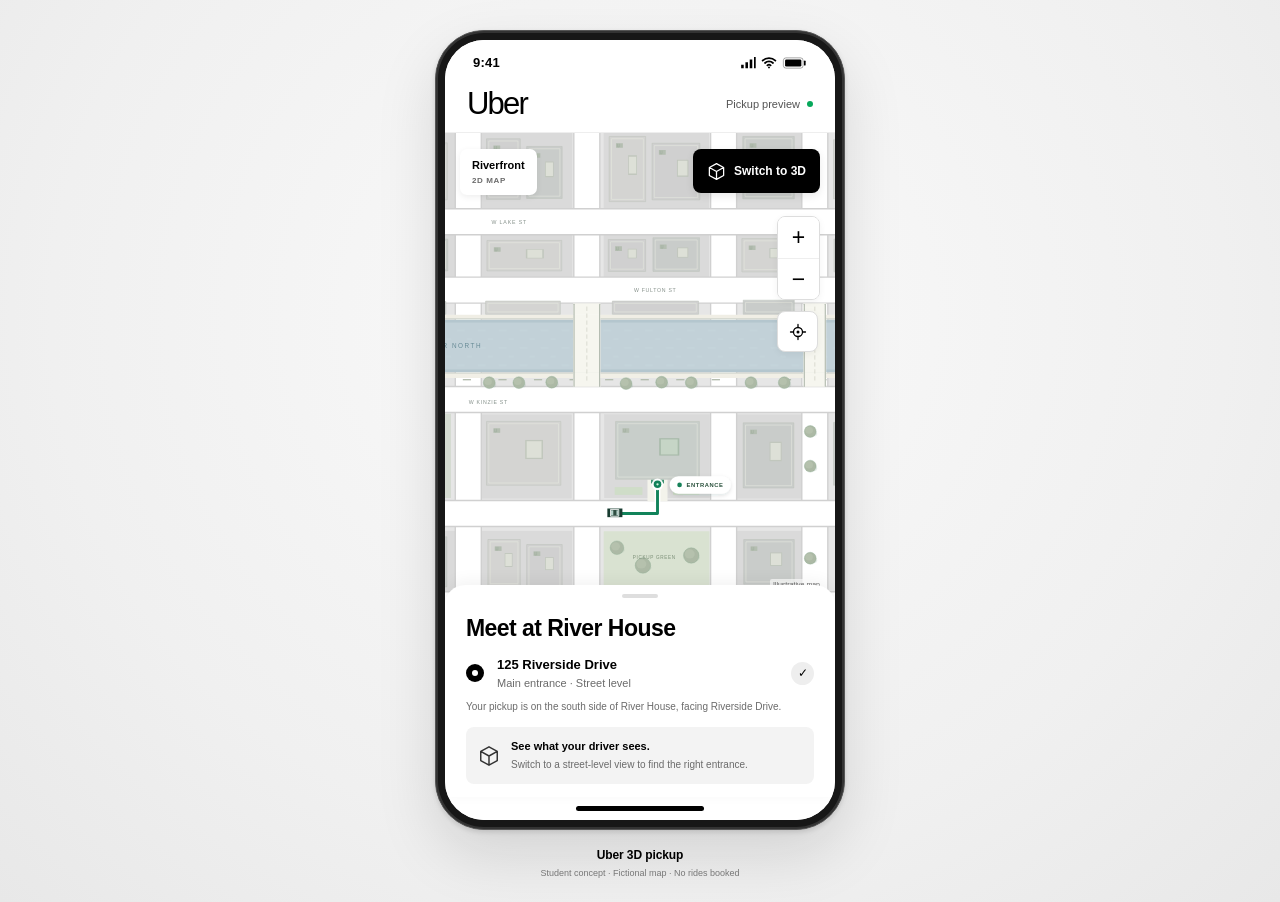
<file: index.html>
<!doctype html>
<html lang="en">
<head>
  <meta charset="utf-8">
  <meta name="viewport" content="width=device-width, initial-scale=1">
  <meta name="theme-color" content="#ffffff">
  <meta name="description" content="An Uber-inspired student prototype: switch from a flat pickup map to the driver's street-level view of the entrance.">
  <title>Uber · 3D pickup preview</title>
  <link rel="icon" href="data:image/svg+xml,%3Csvg xmlns='http://www.w3.org/2000/svg' viewBox='0 0 40 40'%3E%3Crect width='40' height='40' rx='10'/%3E%3Ctext x='20' y='28' text-anchor='middle' font-family='Arial' font-size='27' fill='white'%3EU%3C/text%3E%3C/svg%3E">
  <link rel="stylesheet" href="styles.css">
  <script src="map-engine.js" defer></script>
  <script src="app.js" defer></script>
</head>
<body>
<div class="device-stage">
  <div class="phone-frame">
    <div class="app-screen">
      <div class="status-bar" aria-hidden="true"><span>9:41</span><div class="status-icons"><svg viewBox="0 0 18 14"><path d="M1 13V9h3v4zm5 0V6h3v7zm5 0V3h3v10zm5 0V0h2v13z"/></svg><svg viewBox="0 0 20 14" fill="none"><path d="M2 4c4.4-4 11.6-4 16 0M5 7c2.7-2.6 7.3-2.6 10 0M8 10c1.2-1.2 2.8-1.2 4 0" stroke="currentColor" stroke-width="2.2" stroke-linecap="round"/><circle cx="10" cy="12.5" r="1.2" fill="currentColor"/></svg><svg viewBox="0 0 28 14" fill="none"><rect x="1" y="1" width="23" height="12" rx="3" stroke="currentColor" stroke-opacity=".4"/><rect x="3" y="3" width="19" height="8" rx="1.5" fill="currentColor"/><path d="M26 5v4" stroke="currentColor" stroke-width="2" stroke-linecap="round"/></svg></div></div>
      <header class="topbar"><span class="wordmark" aria-label="Uber">Uber</span><span class="pickup-header">Pickup preview <span class="header-dot"></span></span></header>
      <main class="app-shell">
        <section class="map-panel" aria-label="Interactive pickup map">
          <div class="map-canvas"><svg id="city-map" viewBox="0 0 1000 800" role="img" aria-label="Map of the Riverfront district"></svg></div>
          <div class="map-top"><div class="map-location"><span class="district-name">Riverfront</span><span class="map-mode" id="map-mode">2D MAP</span></div><button id="toggle-3d" class="mode-toggle" type="button" aria-pressed="false" aria-controls="city-map"><svg viewBox="0 0 24 24" fill="none" aria-hidden="true"><path d="m12 2 9 5v10l-9 5-9-5V7l9-5Zm0 10 9-5M12 12 3 7m9 5v10" stroke="currentColor" stroke-width="1.6" stroke-linejoin="round"/></svg><span id="toggle-label">Switch to 3D</span></button></div>
          <div class="map-controls" aria-label="Map controls"><div class="zoom-controls"><button id="zoom-in" class="map-control" type="button" aria-label="Zoom in">+</button><button id="zoom-out" class="map-control" type="button" aria-label="Zoom out">−</button></div><button id="reset-map" class="map-control reset-control" type="button" aria-label="Recenter map"><svg viewBox="0 0 24 24" fill="none" aria-hidden="true"><circle cx="12" cy="12" r="6" stroke="currentColor" stroke-width="1.7"/><circle cx="12" cy="12" r="2" fill="currentColor"/><path d="M12 2v3m0 14v3M2 12h3m14 0h3" stroke="currentColor" stroke-width="1.7" stroke-linecap="round"/></svg></button></div>
          <div class="map-announcement" role="status" aria-live="polite"><strong id="map-hint-heading">Find your pickup entrance</strong><span id="map-hint-copy">Tap Switch to 3D to see the entrance from the car.</span></div>
          <span class="map-credit">Illustrative map</span>
        </section>
        <section class="pickup-panel" aria-label="Pickup details">
          <div class="sheet-handle" aria-hidden="true"></div>
          <h1>Meet at River House</h1>
          <div class="pickup-address"><span class="pickup-pin" aria-hidden="true"><span></span></span><div><strong>125 Riverside Drive</strong><span>Main entrance · Street level</span></div><span class="selected-check" aria-label="Selected pickup">✓</span></div>
          <p id="entrance-description" class="entrance-description">Your pickup is on the south side of River House.</p>
          <div class="view-tip"><svg viewBox="0 0 24 24" fill="none" aria-hidden="true"><path d="m12 2 9 5v10l-9 5-9-5V7l9-5Zm0 10 9-5M12 12 3 7m9 5v10" stroke="currentColor" stroke-width="1.6" stroke-linejoin="round"/></svg><div><strong id="tip-heading">See what your driver sees.</strong><p id="tip-copy">Switch to 3D to find the right entrance.</p></div></div>
        </section>
      </main>
      <div class="home-area" aria-hidden="true"><span></span></div>
    </div>
  </div>
  <footer class="concept-footer"><strong>Uber 3D pickup</strong><span>Student concept · Fictional map · No rides booked</span></footer>
</div>
</body>
</html>
</file>
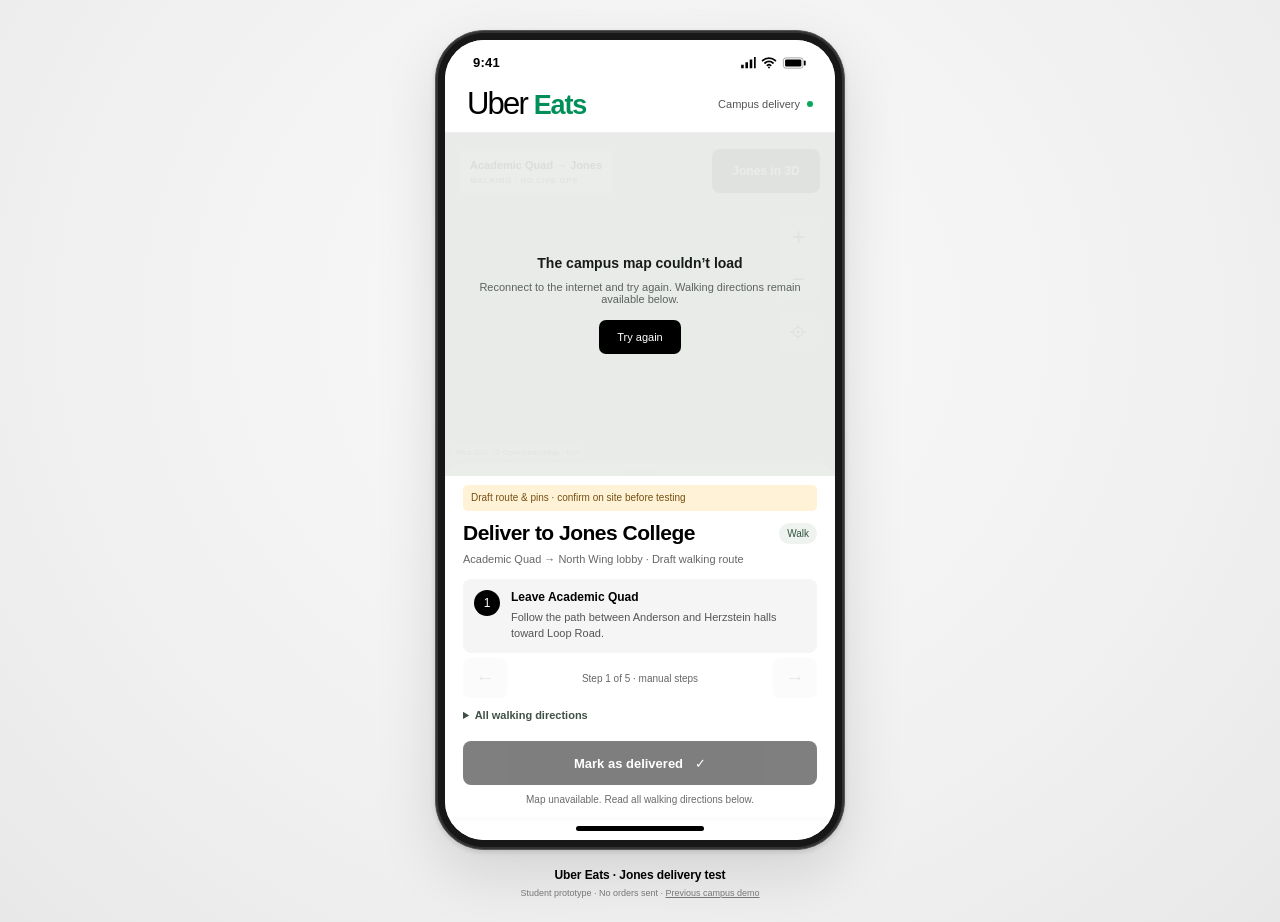
<file: jones-delivery/index.html>
<!doctype html>
<html lang="en">
<head>
  <meta charset="utf-8">
  <meta name="viewport" content="width=device-width, initial-scale=1">
  <meta name="theme-color" content="#ffffff">
  <meta name="description" content="A mobile delivery-route prototype from Academic Quad to Jones College, with 3D buildings and editable entrance and drop-off markers.">
  <title>Uber Eats · Jones delivery</title>
  <link rel="icon" href="data:image/svg+xml,%3Csvg xmlns='http://www.w3.org/2000/svg' viewBox='0 0 40 40'%3E%3Crect width='40' height='40' rx='10'/%3E%3Ctext x='20' y='28' text-anchor='middle' font-family='Arial' font-size='27' fill='white'%3EU%3C/text%3E%3C/svg%3E">
  <link rel="stylesheet" href="https://js.arcgis.com/4.34/esri/themes/light/main.css">
  <link rel="stylesheet" href="../rice-campus/styles.css">
  <link rel="stylesheet" href="../rice-campus/map.css">
  <script src="https://js.arcgis.com/4.34/" defer></script>
  <link rel="stylesheet" href="delivery.css">
  <script src="route-config.js?v=north-lobby-1" defer></script>
  <script src="walking-paths.js" defer></script>
  <script src="map-engine.js?v=north-lobby-1" defer></script>
  <script src="app.js?v=north-lobby-1" defer></script>
</head>
<body>
<div class="device-stage"><div class="phone-frame"><div class="app-screen">
<div class="status-bar" aria-hidden="true"><span>9:41</span><div class="status-icons"><svg viewBox="0 0 18 14"><path d="M1 13V9h3v4zm5 0V6h3v7zm5 0V3h3v10zm5 0V0h2v13z"/></svg><svg viewBox="0 0 20 14" fill="none"><path d="M2 4c4.4-4 11.6-4 16 0M5 7c2.7-2.6 7.3-2.6 10 0M8 10c1.2-1.2 2.8-1.2 4 0" stroke="currentColor" stroke-width="2.2" stroke-linecap="round"/><circle cx="10" cy="12.5" r="1.2" fill="currentColor"/></svg><svg viewBox="0 0 28 14" fill="none"><rect x="1" y="1" width="23" height="12" rx="3" stroke="currentColor" stroke-opacity=".4"/><rect x="3" y="3" width="19" height="8" rx="1.5" fill="currentColor"/><path d="M26 5v4" stroke="currentColor" stroke-width="2" stroke-linecap="round"/></svg></div></div>

<header class="topbar"><span class="wordmark" aria-label="Uber Eats">Uber <b>Eats</b></span><span class="pickup-header">Campus delivery <span class="header-dot"></span></span></header>
<main class="app-shell">
<section class="map-panel" aria-label="Walking route and Jones College 3D map">
  <div class="map-canvas"><div id="city-map" aria-label="Interactive delivery map"></div><svg id="marker-leaders" aria-hidden="true"></svg><div id="map-markers"></div>
    <div id="map-loading" class="map-loading" role="status"><span class="loading-spinner"></span><strong>Loading the campus route</strong><span id="loading-detail">Connecting to Rice’s map…</span></div>
  </div>
  <div class="map-top"><div class="map-location"><span class="district-name" id="map-place">Academic Quad → Jones</span><span class="map-mode" id="map-mode">WALKING · NO LIVE GPS</span></div><button id="toggle-3d" class="mode-toggle" type="button" aria-pressed="false" aria-controls="city-map"><span id="toggle-label">Jones in 3D</span></button></div>
<div class="map-controls" aria-label="Map controls"><div class="zoom-controls"><button id="zoom-in" class="map-control" type="button" aria-label="Zoom in">+</button><button id="zoom-out" class="map-control" type="button" aria-label="Zoom out">−</button></div><button id="reset-map" class="map-control reset-control" type="button" aria-label="Recenter map"><svg viewBox="0 0 24 24" fill="none" aria-hidden="true"><circle cx="12" cy="12" r="6" stroke="currentColor" stroke-width="1.7"/><circle cx="12" cy="12" r="2" fill="currentColor"/><path d="M12 2v3m0 14v3M2 12h3m14 0h3" stroke="currentColor" stroke-width="1.7" stroke-linecap="round"/></svg></button></div>

  <div id="angle-controls" class="angle-controls" role="group" aria-label="Building viewing angle" hidden></div>
  <span class="map-credit"><a href="https://www.arcgis.com/home/item.html?id=9408406ac1d043f7a96336147b167124" target="_blank" rel="noopener">Rice GIS</a> · <a href="https://www.openstreetmap.org/copyright" target="_blank" rel="noopener">© OpenStreetMap</a> · <a href="https://www.esri.com/" target="_blank" rel="noopener">Esri</a></span>
</section>
<section class="pickup-panel delivery-panel" aria-label="Delivery instructions">
  <div class="sheet-handle" aria-hidden="true"></div>
  <p class="draft-note" id="draft-note">Draft route &amp; pins · confirm on site before testing</p>
  <div id="delivery-active">
    <div class="delivery-heading"><h1>Deliver to Jones College</h1><span class="walking-badge">Walk</span></div>
    <p class="route-summary">Academic Quad → <span id="dropoff-name">North Wing lobby</span> · <span id="route-distance">Draft walking route</span></p>
    <div id="route-details">
      <div class="step-card" aria-live="polite"><span class="step-number" id="step-number">1</span><div><strong id="step-title"></strong><p id="step-instruction"></p></div></div>
      <div class="step-controls"><button id="previous-step" type="button" aria-label="Previous direction">←</button><span id="step-count">Step 1 of 5 · manual steps</span><button id="next-step" type="button" aria-label="Next direction">→</button></div>
      <details class="all-directions"><summary>All walking directions</summary><ol id="directions-list"></ol></details>
    </div>
    <div id="building-details" hidden>
      <div class="entrance-options" role="group" aria-label="Inspect an entrance or drop-off point"></div>
      <div class="pin-detail" aria-live="polite"><strong id="pin-title"></strong><p id="pin-description"></p></div>
      <details class="dropoff-photo"><summary>Drop-off photo &amp; exact spot</summary><div id="photo-content"></div></details>
    </div>
    <button id="deliver-order" class="delivery-button" type="button">Mark as delivered <span aria-hidden="true">✓</span></button>
  </div>
  <div id="delivery-complete" class="complete-state" role="status" hidden><span class="complete-icon" aria-hidden="true">✓</span><h1>Delivery marked complete</h1><p>You’ve completed the Jones College delivery demo.</p><button id="reset-delivery" class="delivery-button" type="button">Start next delivery</button></div>
  <p id="app-status" class="app-status" role="status" aria-live="polite">Use the map as a walking reference. No live GPS.</p>
</section>
</main><div class="home-area" aria-hidden="true"><span></span></div>
</div></div><footer class="concept-footer"><strong>Uber Eats · Jones delivery test</strong><span>Student prototype · No orders sent · <a href="../rice-campus/">Previous campus demo</a></span></footer></div>
</body></html>
</file>
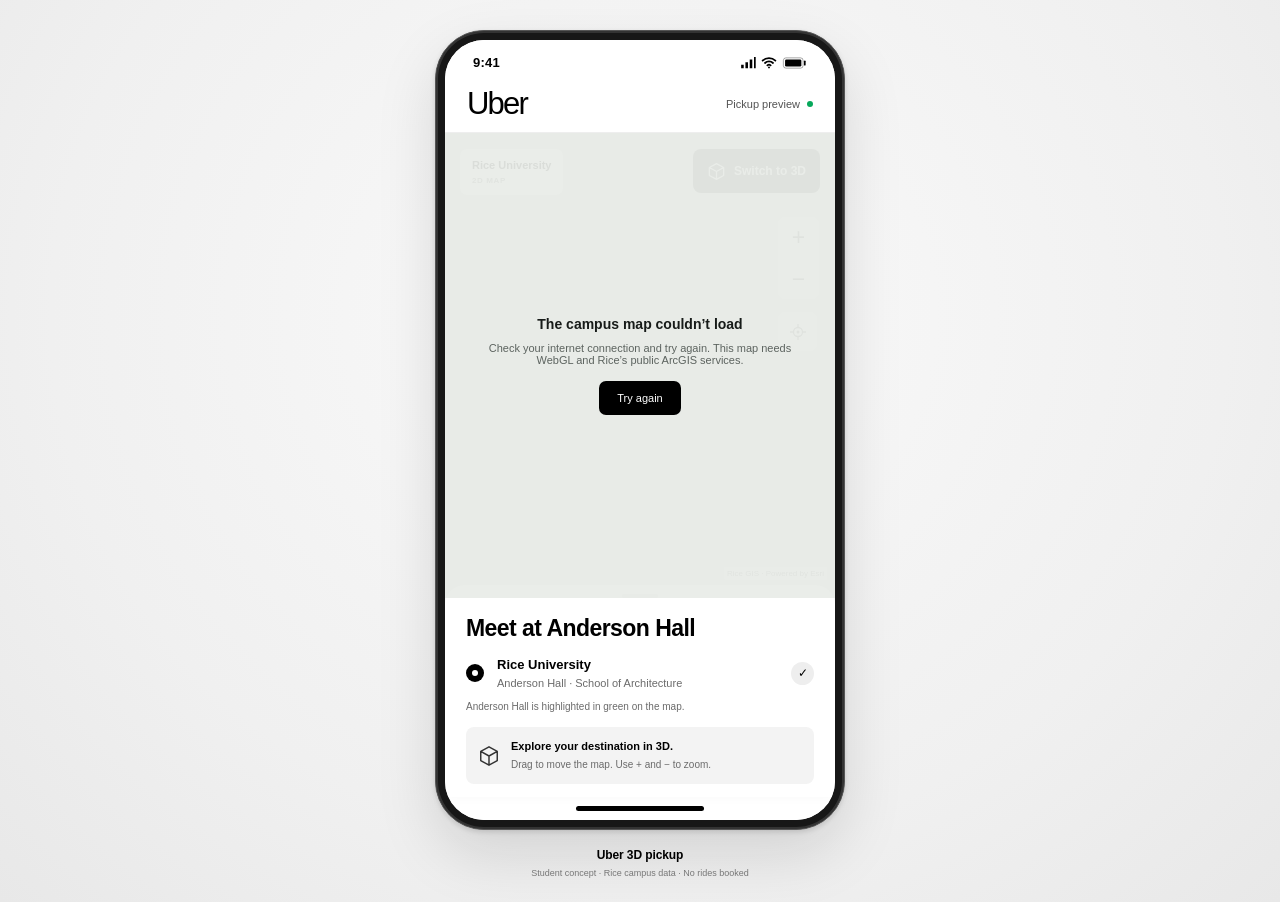
<file: rice-campus/index.html>
<!doctype html>
<html lang="en">
<head>
  <meta charset="utf-8">
  <meta name="viewport" content="width=device-width, initial-scale=1">
  <meta name="theme-color" content="#ffffff">
  <meta name="description" content="An Uber-inspired Rice University campus map with real ArcGIS building models and Anderson Hall highlighted.">
  <title>Uber · Rice campus pickup</title>
  <link rel="icon" href="data:image/svg+xml,%3Csvg xmlns='http://www.w3.org/2000/svg' viewBox='0 0 40 40'%3E%3Crect width='40' height='40' rx='10'/%3E%3Ctext x='20' y='28' text-anchor='middle' font-family='Arial' font-size='27' fill='white'%3EU%3C/text%3E%3C/svg%3E">
  <link rel="stylesheet" href="https://js.arcgis.com/4.34/esri/themes/light/main.css">
  <link rel="stylesheet" href="styles.css">
  <link rel="stylesheet" href="map.css">
  <script src="https://js.arcgis.com/4.34/" defer></script>
  <script src="map-engine.js" defer></script>
  <script src="app.js" defer></script>
</head>
<body>
<div class="device-stage">
  <div class="phone-frame">
    <div class="app-screen">
      <div class="status-bar" aria-hidden="true"><span>9:41</span><div class="status-icons"><svg viewBox="0 0 18 14"><path d="M1 13V9h3v4zm5 0V6h3v7zm5 0V3h3v10zm5 0V0h2v13z"/></svg><svg viewBox="0 0 20 14" fill="none"><path d="M2 4c4.4-4 11.6-4 16 0M5 7c2.7-2.6 7.3-2.6 10 0M8 10c1.2-1.2 2.8-1.2 4 0" stroke="currentColor" stroke-width="2.2" stroke-linecap="round"/><circle cx="10" cy="12.5" r="1.2" fill="currentColor"/></svg><svg viewBox="0 0 28 14" fill="none"><rect x="1" y="1" width="23" height="12" rx="3" stroke="currentColor" stroke-opacity=".4"/><rect x="3" y="3" width="19" height="8" rx="1.5" fill="currentColor"/><path d="M26 5v4" stroke="currentColor" stroke-width="2" stroke-linecap="round"/></svg></div></div>
      <header class="topbar"><span class="wordmark" aria-label="Uber">Uber</span><span class="pickup-header">Pickup preview <span class="header-dot"></span></span></header>
      <main class="app-shell">
        <section class="map-panel" aria-label="Interactive pickup map">
          <div class="map-canvas"><div id="city-map" aria-label="Interactive map of Rice University and Anderson Hall"></div><div id="destination-marker" class="destination-marker" hidden><span class="destination-label"><i></i>Anderson Hall</span><span class="destination-stem"></span><span class="destination-dot"></span></div><div id="map-loading" class="map-loading" role="status"><span class="loading-spinner"></span><strong>Loading Rice campus</strong><span>Connecting to Rice’s ArcGIS map…</span></div></div>
          <div class="map-top"><div class="map-location"><span class="district-name">Rice University</span><span class="map-mode" id="map-mode">2D MAP</span></div><button id="toggle-3d" class="mode-toggle" type="button" aria-pressed="false" aria-controls="city-map"><svg viewBox="0 0 24 24" fill="none" aria-hidden="true"><path d="m12 2 9 5v10l-9 5-9-5V7l9-5Zm0 10 9-5M12 12 3 7m9 5v10" stroke="currentColor" stroke-width="1.6" stroke-linejoin="round"/></svg><span id="toggle-label">Switch to 3D</span></button></div>
          <div class="map-controls" aria-label="Map controls"><div class="zoom-controls"><button id="zoom-in" class="map-control" type="button" aria-label="Zoom in">+</button><button id="zoom-out" class="map-control" type="button" aria-label="Zoom out">−</button></div><button id="reset-map" class="map-control reset-control" type="button" aria-label="Recenter map"><svg viewBox="0 0 24 24" fill="none" aria-hidden="true"><circle cx="12" cy="12" r="6" stroke="currentColor" stroke-width="1.7"/><circle cx="12" cy="12" r="2" fill="currentColor"/><path d="M12 2v3m0 14v3M2 12h3m14 0h3" stroke="currentColor" stroke-width="1.7" stroke-linecap="round"/></svg></button></div>
          <div class="map-announcement" role="status" aria-live="polite"><strong id="map-hint-heading">Your destination is highlighted</strong><span id="map-hint-copy">Tap Switch to 3D to explore the campus buildings.</span></div>
          <span class="map-credit"><a href="https://www.arcgis.com/home/item.html?id=9408406ac1d043f7a96336147b167124" target="_blank" rel="noopener">Rice GIS</a> · Powered by Esri</span>
        </section>
        <section class="pickup-panel" aria-label="Pickup details">
          <div class="sheet-handle" aria-hidden="true"></div>
          <h1>Meet at Anderson Hall</h1>
          <div class="pickup-address"><span class="pickup-pin" aria-hidden="true"><span></span></span><div><strong>Rice University</strong><span>Anderson Hall · School of Architecture</span></div><span class="selected-check" aria-label="Selected pickup">✓</span></div>
          <p id="entrance-description" class="entrance-description">Anderson Hall is highlighted in green on the map.</p>
          <div class="view-tip"><svg viewBox="0 0 24 24" fill="none" aria-hidden="true"><path d="m12 2 9 5v10l-9 5-9-5V7l9-5Zm0 10 9-5M12 12 3 7m9 5v10" stroke="currentColor" stroke-width="1.6" stroke-linejoin="round"/></svg><div><strong id="tip-heading">Explore your destination in 3D.</strong><p id="tip-copy">Drag to move the map. Use + and − to zoom.</p></div></div>
        </section>
      </main>
      <div class="home-area" aria-hidden="true"><span></span></div>
    </div>
  </div>
  <footer class="concept-footer"><strong>Uber 3D pickup</strong><span>Student concept · Rice campus data · No rides booked</span></footer>
</div>
</body>
</html>
</file>
<file: styles.css>
@charset "UTF-8";
:root{font-family:Arial,Helvetica,sans-serif;color:#000;background:#f2f2f2;font-synthesis:none}*{box-sizing:border-box}body{margin:0}svg{display:block}button{font:inherit;cursor:pointer;touch-action:manipulation}button:focus-visible{outline:3px solid #276ef1;outline-offset:3px}.device-stage{min-height:100svh;display:flex;flex-direction:column;align-items:center;justify-content:center;padding:30px 18px 24px;background:radial-gradient(ellipse at 50% 35%,#fafafa 0,#f0f0f0 65%,#e8e8e8 100%)}.phone-frame{width:410px;padding:9px;border-radius:49px;background:#171717;border:1px solid #555;box-shadow:0 24px 60px #00000020,0 2px 5px #00000020,inset 0 0 0 2px #333}.app-screen{width:390px;height:min(844px,calc(100svh - 120px));min-height:740px;display:flex;flex-direction:column;overflow:hidden;position:relative;border-radius:39px;background:#fff}.status-bar{height:36px;flex:none;display:flex;align-items:center;justify-content:space-between;padding:9px 28px 0;font-size:13px;font-weight:700;letter-spacing:.2px;background:#fff}.status-icons{display:flex;gap:5px;align-items:center}.status-icons svg:nth-child(1){width:16px;height:12px}.status-icons svg:nth-child(2){width:16px;height:12px}.status-icons svg:nth-child(3){width:25px;height:12px}.topbar{height:57px;flex:none;padding:0 22px;display:flex;align-items:center;justify-content:space-between;background:#fff;border-bottom:1px solid #eee}.wordmark{font-size:31px;font-weight:500;letter-spacing:-1.8px}.pickup-header{display:flex;align-items:center;gap:7px;color:#545454;font-size:11px}.header-dot{height:6px;width:6px;background:#06a85b;border-radius:50%}.app-shell{display:flex;flex-direction:column;flex:1;min-height:0}.map-panel{position:relative;flex:1;min-height:0;overflow:hidden;background:#e6e6e6}.map-canvas{position:absolute;inset:0}.map-canvas svg{width:100%;height:100%}.map-top{position:absolute;left:15px;right:15px;top:16px;display:flex;align-items:flex-start;justify-content:space-between;gap:8px;z-index:2;pointer-events:none}.map-top>*{pointer-events:auto}.map-location{display:flex;flex-direction:column;gap:5px;background:#fff;padding:10px 12px;border-radius:7px;box-shadow:0 2px 6px #00000012}.district-name{font-size:11px;font-weight:700}.map-mode{font-size:8px;letter-spacing:.6px;color:#6b6b6b;font-weight:600}.mode-toggle{display:flex;gap:8px;align-items:center;justify-content:center;min-height:44px;padding:12px 14px;background:#000;color:white;border:0;border-radius:8px;font-size:12px;font-weight:600;box-shadow:0 3px 9px #00000016}.mode-toggle:hover{background:#262626}.mode-toggle svg{width:19px;height:19px}.map-controls{position:absolute;right:15px;top:83px;display:flex;flex-direction:column;gap:11px;z-index:2}.zoom-controls{border:1px solid #ddd;border-radius:8px;overflow:hidden;box-shadow:0 2px 7px #0000000d}.map-control{border:0;background:#fff;color:#000;width:41px;height:41px;display:grid;place-items:center;font-size:23px;line-height:1}.map-control:hover{background:#eee}.zoom-controls .map-control:focus-visible{outline-offset:-4px}.zoom-controls .map-control+.map-control{border-top:1px solid #eee}.reset-control{border-radius:8px;border:1px solid #ddd;box-shadow:0 2px 7px #0000000d}.reset-control svg{height:18px;width:18px}.map-announcement{position:absolute;bottom:28px;left:15px;right:15px;z-index:2;padding:12px 14px;border-radius:8px;background:#fffffff5;box-shadow:0 3px 15px #00000012;text-align:left}.map-announcement strong{display:block;font-size:11px;line-height:1.3;font-weight:700;margin-bottom:4px}.map-announcement>span{font-size:10px;line-height:1.5;color:#545454;display:block}.map-credit{position:absolute;bottom:8px;right:12px;font-size:7px;color:#666;background:#ffffffb0;padding:2px 3px;border-radius:2px}.pickup-panel{flex:none;position:relative;background:#fff;border-radius:20px 20px 0 0;padding:9px 21px 13px;margin-top:-13px;box-shadow:0 -4px 16px #0000000d;z-index:3}.sheet-handle{width:36px;height:4px;background:#dedede;border-radius:4px;margin:0 auto 17px}h1{font-size:23px;line-height:1.15;letter-spacing:-.55px;font-weight:700;margin:0 0 16px}.pickup-address{display:flex;align-items:center;gap:13px}.pickup-pin{width:18px;height:18px;border-radius:50%;background:#000;display:grid;place-items:center;flex:none}.pickup-pin>span{width:6px;height:6px;background:#fff;border-radius:50%}.pickup-address strong{font-size:13px;font-weight:600;display:block;margin:0 0 5px}.pickup-address div>span{font-size:11px;color:#6b6b6b;display:block}.selected-check{margin-left:auto;background:#eee;border-radius:50%;height:23px;width:23px;display:grid;place-items:center;font-size:12px}.entrance-description{font-size:10px;line-height:1.5;color:#6b6b6b;margin:10px 0 13px}.view-tip{padding:12px;background:#f3f3f3;border-radius:8px;display:flex;align-items:center;gap:11px}.view-tip>svg{width:22px;height:22px;flex:none;color:#333}.view-tip strong{display:block;font-size:11px;font-weight:600;line-height:1.4}.view-tip p{font-size:10px;color:#6b6b6b;line-height:1.45;margin:3px 0 0}.home-area{height:23px;display:flex;align-items:center;justify-content:center;background:#fff;flex:none}.home-area>span{height:5px;width:128px;border-radius:5px;background:#000}.concept-footer{text-align:center;margin:18px 0 0;display:flex;flex-direction:column;gap:6px}.concept-footer strong{font-size:12px;font-weight:600;letter-spacing:-.1px}.concept-footer>span{font-size:9px;color:#777}
@media(max-width:480px){:root{background:#fff}.device-stage{display:block;padding:0;background:white;min-height:100svh}.phone-frame{width:100%;border:0;padding:0;border-radius:0;box-shadow:none;background:#fff}.app-screen{width:100%;height:100svh;min-height:730px;border-radius:0}.status-bar{padding-left:25px;padding-right:25px}.concept-footer{margin:0;padding:13px;background:#f6f6f6;gap:4px}.concept-footer strong{font-size:10px}.concept-footer>span{font-size:8px}.map-announcement{bottom:28px}.pickup-panel{padding-bottom:12px}}
@media(prefers-reduced-motion:reduce){*,*::before,*::after{scroll-behavior:auto!important;transition:none!important;animation:none!important}}
.map-announcement{width:1px;height:1px;overflow:hidden;clip-path:inset(50%);padding:0;border:0;white-space:nowrap}
</file>
<file: rice-campus/styles.css>
@charset "UTF-8";
:root{font-family:Arial,Helvetica,sans-serif;color:#000;background:#f2f2f2;font-synthesis:none}*{box-sizing:border-box}body{margin:0}svg{display:block}button{font:inherit;cursor:pointer;touch-action:manipulation}button:focus-visible{outline:3px solid #276ef1;outline-offset:3px}.device-stage{min-height:100svh;display:flex;flex-direction:column;align-items:center;justify-content:center;padding:30px 18px 24px;background:radial-gradient(ellipse at 50% 35%,#fafafa 0,#f0f0f0 65%,#e8e8e8 100%)}.phone-frame{width:410px;padding:9px;border-radius:49px;background:#171717;border:1px solid #555;box-shadow:0 24px 60px #00000020,0 2px 5px #00000020,inset 0 0 0 2px #333}.app-screen{width:390px;height:min(844px,calc(100svh - 120px));min-height:740px;display:flex;flex-direction:column;overflow:hidden;position:relative;border-radius:39px;background:#fff}.status-bar{height:36px;flex:none;display:flex;align-items:center;justify-content:space-between;padding:9px 28px 0;font-size:13px;font-weight:700;letter-spacing:.2px;background:#fff}.status-icons{display:flex;gap:5px;align-items:center}.status-icons svg:nth-child(1){width:16px;height:12px}.status-icons svg:nth-child(2){width:16px;height:12px}.status-icons svg:nth-child(3){width:25px;height:12px}.topbar{height:57px;flex:none;padding:0 22px;display:flex;align-items:center;justify-content:space-between;background:#fff;border-bottom:1px solid #eee}.wordmark{font-size:31px;font-weight:500;letter-spacing:-1.8px}.pickup-header{display:flex;align-items:center;gap:7px;color:#545454;font-size:11px}.header-dot{height:6px;width:6px;background:#06a85b;border-radius:50%}.app-shell{display:flex;flex-direction:column;flex:1;min-height:0}.map-panel{position:relative;flex:1;min-height:0;overflow:hidden;background:#e6e6e6}.map-canvas{position:absolute;inset:0}.map-canvas svg{width:100%;height:100%}.map-top{position:absolute;left:15px;right:15px;top:16px;display:flex;align-items:flex-start;justify-content:space-between;gap:8px;z-index:2;pointer-events:none}.map-top>*{pointer-events:auto}.map-location{display:flex;flex-direction:column;gap:5px;background:#fff;padding:10px 12px;border-radius:7px;box-shadow:0 2px 6px #00000012}.district-name{font-size:11px;font-weight:700}.map-mode{font-size:8px;letter-spacing:.6px;color:#6b6b6b;font-weight:600}.mode-toggle{display:flex;gap:8px;align-items:center;justify-content:center;min-height:44px;padding:12px 14px;background:#000;color:white;border:0;border-radius:8px;font-size:12px;font-weight:600;box-shadow:0 3px 9px #00000016}.mode-toggle:hover{background:#262626}.mode-toggle svg{width:19px;height:19px}.map-controls{position:absolute;right:15px;top:83px;display:flex;flex-direction:column;gap:11px;z-index:2}.zoom-controls{border:1px solid #ddd;border-radius:8px;overflow:hidden;box-shadow:0 2px 7px #0000000d}.map-control{border:0;background:#fff;color:#000;width:41px;height:41px;display:grid;place-items:center;font-size:23px;line-height:1}.map-control:hover{background:#eee}.zoom-controls .map-control:focus-visible{outline-offset:-4px}.zoom-controls .map-control+.map-control{border-top:1px solid #eee}.reset-control{border-radius:8px;border:1px solid #ddd;box-shadow:0 2px 7px #0000000d}.reset-control svg{height:18px;width:18px}.map-announcement{position:absolute;bottom:28px;left:15px;right:15px;z-index:2;padding:12px 14px;border-radius:8px;background:#fffffff5;box-shadow:0 3px 15px #00000012;text-align:left}.map-announcement strong{display:block;font-size:11px;line-height:1.3;font-weight:700;margin-bottom:4px}.map-announcement>span{font-size:10px;line-height:1.5;color:#545454;display:block}.map-credit{position:absolute;bottom:8px;right:12px;font-size:7px;color:#666;background:#ffffffb0;padding:2px 3px;border-radius:2px}.pickup-panel{flex:none;position:relative;background:#fff;border-radius:20px 20px 0 0;padding:9px 21px 13px;margin-top:-13px;box-shadow:0 -4px 16px #0000000d;z-index:3}.sheet-handle{width:36px;height:4px;background:#dedede;border-radius:4px;margin:0 auto 17px}h1{font-size:23px;line-height:1.15;letter-spacing:-.55px;font-weight:700;margin:0 0 16px}.pickup-address{display:flex;align-items:center;gap:13px}.pickup-pin{width:18px;height:18px;border-radius:50%;background:#000;display:grid;place-items:center;flex:none}.pickup-pin>span{width:6px;height:6px;background:#fff;border-radius:50%}.pickup-address strong{font-size:13px;font-weight:600;display:block;margin:0 0 5px}.pickup-address div>span{font-size:11px;color:#6b6b6b;display:block}.selected-check{margin-left:auto;background:#eee;border-radius:50%;height:23px;width:23px;display:grid;place-items:center;font-size:12px}.entrance-description{font-size:10px;line-height:1.5;color:#6b6b6b;margin:10px 0 13px}.view-tip{padding:12px;background:#f3f3f3;border-radius:8px;display:flex;align-items:center;gap:11px}.view-tip>svg{width:22px;height:22px;flex:none;color:#333}.view-tip strong{display:block;font-size:11px;font-weight:600;line-height:1.4}.view-tip p{font-size:10px;color:#6b6b6b;line-height:1.45;margin:3px 0 0}.home-area{height:23px;display:flex;align-items:center;justify-content:center;background:#fff;flex:none}.home-area>span{height:5px;width:128px;border-radius:5px;background:#000}.concept-footer{text-align:center;margin:18px 0 0;display:flex;flex-direction:column;gap:6px}.concept-footer strong{font-size:12px;font-weight:600;letter-spacing:-.1px}.concept-footer>span{font-size:9px;color:#777}
@media(max-width:480px){:root{background:#fff}.device-stage{display:block;padding:0;background:white;min-height:100svh}.phone-frame{width:100%;border:0;padding:0;border-radius:0;box-shadow:none;background:#fff}.app-screen{width:100%;height:100svh;min-height:730px;border-radius:0}.status-bar{padding-left:25px;padding-right:25px}.concept-footer{margin:0;padding:13px;background:#f6f6f6;gap:4px}.concept-footer strong{font-size:10px}.concept-footer>span{font-size:8px}.map-announcement{bottom:28px}.pickup-panel{padding-bottom:12px}}
@media(prefers-reduced-motion:reduce){*,*::before,*::after{scroll-behavior:auto!important;transition:none!important;animation:none!important}}
.map-announcement{width:1px;height:1px;overflow:hidden;clip-path:inset(50%);padding:0;border:0;white-space:nowrap}
</file>
<file: rice-campus/map.css>
/* Map-only additions. The original phone and pickup sheet styles are unchanged. */
#city-map{width:100%;height:100%;touch-action:none}
#city-map .esri-view-surface:focus::after{outline:0}
#city-map .esri-ui-corner{margin:0}
#city-map .esri-attribution{font-size:7px;line-height:12px;max-height:16px;background:#ffffffb0}
.map-credit{z-index:2;bottom:18px;right:8px;font-size:8px}
.map-credit a{color:inherit;text-decoration:none}
.map-credit a:hover{text-decoration:underline}
.destination-marker{position:absolute;z-index:1;pointer-events:none;display:flex;flex-direction:column;align-items:center;transform:translate(-50%,-100%);filter:drop-shadow(0 2px 3px #0002);will-change:left,top}
.destination-marker[hidden]{display:none}
.destination-label{display:flex;align-items:center;gap:6px;background:#000;color:#fff;font-size:11px;font-weight:600;white-space:nowrap;border-radius:6px;padding:9px 10px}
.destination-label i{width:6px;height:6px;flex:none;border-radius:50%;background:#42d69b}
.destination-stem{width:2px;height:19px;background:#000}
.destination-dot{width:11px;height:11px;margin-top:-2px;border:3px solid #fff;border-radius:50%;background:#008f64;box-shadow:0 0 0 2px #008f64}
.map-loading{position:absolute;inset:0;z-index:4;background:#e9ece8ef;display:flex;flex-direction:column;align-items:center;justify-content:center;gap:10px;text-align:center;padding:30px;font-size:11px;color:#5c635f}
.map-loading[hidden]{display:none}
.map-loading strong{font-size:14px;color:#171b19}
.map-loading button{border:0;background:#000;color:#fff;border-radius:7px;padding:11px 18px;margin-top:5px}
.loading-spinner{width:22px;height:22px;border:2px solid #cbd4ce;border-top-color:#008f64;border-radius:50%;animation:map-spin .8s linear infinite}
@keyframes map-spin{to{transform:rotate(360deg)}}
.mode-toggle:disabled,.map-control:disabled{cursor:wait;opacity:.65}
</file>
<file: jones-delivery/delivery.css>
/* Small delivery-specific extensions to the existing phone and map layout. */
[hidden]{display:none!important}
.wordmark b{font-size:27px;font-weight:600;letter-spacing:-1.2px;color:#008f59}
.app-screen{height:min(900px,calc(100svh - 100px));min-height:800px}
.map-panel{min-height:340px}
.map-location{padding:10px;max-width:210px}
.mode-toggle{padding:12px 11px;min-width:108px}
.map-mode{font-size:8px}
.map-credit{font-size:8px;bottom:17px;left:8px;right:auto}
#city-map .esri-ui-manual-container{bottom:13px}
#map-markers,#marker-leaders{position:absolute;inset:0;width:100%;height:100%;pointer-events:none;overflow:hidden}
#marker-leaders{z-index:1}
#map-markers{z-index:1}
.map-pin,.section-label,.geo-dot{position:absolute;transform:translate(-50%,-100%)}
.map-pin{pointer-events:auto;border:0;background:transparent;padding:8px 2px;min-height:44px;min-width:44px;display:flex;align-items:center;justify-content:center;font-size:11px;white-space:nowrap}
.map-pin span{display:block;background:#fff;color:#333;border:2px solid #777;border-radius:7px;padding:7px 9px;box-shadow:0 2px 5px #0002;font-weight:700}
.map-pin.recommended span{background:#007d51;color:#fff;border-color:#fff}
.map-pin.dropoff span{background:#5c37b6;color:#fff;border-color:#fff}
.map-pin.start span{background:#171717;color:#fff;border-color:#fff}
.map-pin[aria-pressed=true] span{outline:2px solid #111;outline-offset:2px}
.geo-dot{width:9px;height:9px;border:2px solid #fff;border-radius:50%;background:#007d51;transform:translate(-50%,-50%);box-shadow:0 0 0 1px #007d51}
.geo-dot.dropoff{background:#5c37b6;box-shadow:0 0 0 1px #5c37b6}
.section-label{font-size:9px;font-weight:600;white-space:nowrap;background:#fffE;color:#3e4e45;padding:4px 6px;border-radius:4px;box-shadow:0 1px 4px #0001}
.angle-controls{position:absolute;bottom:38px;left:15px;right:65px;z-index:2;display:flex;gap:4px;background:#fff;border-radius:9px;padding:4px;box-shadow:0 2px 8px #0002}
.angle-controls button{flex:1;min-height:38px;background:#fff;border:0;border-radius:6px;font-size:11px;color:#555}
.angle-controls button[aria-pressed=true]{background:#000;color:#fff;font-weight:600}
.delivery-panel{padding:8px 18px 10px;max-height:390px;overflow:auto;overscroll-behavior:contain;scrollbar-width:thin}
.sheet-handle{margin-bottom:10px}
.draft-note{font-size:10px;line-height:1.4;margin:0 0 9px;padding:6px 8px;background:#fff2d6;color:#745013;border-radius:5px}
.delivery-heading{display:flex;align-items:center;justify-content:space-between;gap:6px}
.delivery-heading h1{font-size:21px;margin:0;letter-spacing:-.5px;line-height:1.25}
.walking-badge{font-size:10px;padding:5px 8px;background:#eef3ef;border-radius:20px;color:#315440}
.route-summary{font-size:11px;color:#666;margin:6px 0 11px;line-height:1.4}
.step-card{display:flex;gap:11px;align-items:flex-start;min-height:74px;background:#f4f5f4;border-radius:8px;padding:11px}
.step-number{display:grid;place-items:center;background:#000;color:#fff;width:26px;height:26px;border-radius:50%;font-size:12px;flex:none}
.step-card strong{font-size:12px;display:block;line-height:1.3}
.step-card p{font-size:11px;line-height:1.45;color:#555;margin:5px 0 0}
.step-controls{display:flex;align-items:center;justify-content:space-between;height:44px;gap:8px;margin-top:3px}
.step-controls button{min-width:44px;height:40px;border:0;background:#f3f3f3;border-radius:7px;font-size:19px}
.step-controls button:disabled{opacity:.3;cursor:default}
.step-controls span{font-size:10px;color:#666}
.all-directions,.dropoff-photo{font-size:11px;margin:1px 0 8px}
summary{cursor:pointer;padding:8px 0;min-height:32px;color:#3f5147;font-weight:600}
.all-directions ol{padding-left:22px;margin:5px 0 12px}
.all-directions li{margin:0 0 10px;color:#555;line-height:1.5}
.all-directions li strong{color:#222}
.entrance-options{display:flex;gap:5px;margin-bottom:9px}
.entrance-options button{min-height:42px;flex:1;padding:6px;border:1px solid #ddd;border-radius:7px;background:#fff;font-size:10px;font-weight:600}
.entrance-options button[aria-pressed=true]{background:#edf5f0;border:2px solid #008555;color:#006941}
.entrance-options button[data-pin=D][aria-pressed=true]{background:#f2ecff;border-color:#5c37b6;color:#5c37b6}
.pin-detail{min-height:65px}
.pin-detail strong{font-size:12px;line-height:1.4}
.pin-detail p{font-size:11px;line-height:1.45;color:#555;margin:5px 0 8px}
.photo-placeholder{border:1px dashed #c5cbc7;background:#f6f7f6;border-radius:8px;padding:14px;color:#656d68;font-size:11px;line-height:1.5}
.dropoff-photo img{width:100%;max-height:180px;object-fit:cover;border-radius:8px}
.delivery-button{width:100%;min-height:44px;background:#000;color:#fff;border:0;border-radius:8px;font-weight:600;font-size:13px;display:flex;align-items:center;justify-content:center;gap:12px;padding:12px}
.delivery-button:hover{background:#252525}
.delivery-button:disabled{opacity:.5;cursor:wait}
.app-status{font-size:10px;line-height:1.4;color:#6a6a6a;margin:8px 0 0;text-align:center}
.complete-state{text-align:center;padding:9px 0}
.complete-state h1{font-size:21px;margin:8px 0}
.complete-state p{font-size:12px;color:#666;line-height:1.5;margin:8px 0 16px}
.complete-icon{display:grid;place-items:center;width:48px;height:48px;background:#e1f3e9;border-radius:50%;color:#00864f;font-size:24px;margin:0 auto}
.concept-footer a{color:inherit}
@media(max-width:480px){.app-screen{height:100svh;min-height:780px}.delivery-panel{max-height:390px}.map-panel{min-height:330px}.topbar{padding:0 20px}.map-location{max-width:205px}.concept-footer{padding:10px}}
</file>
